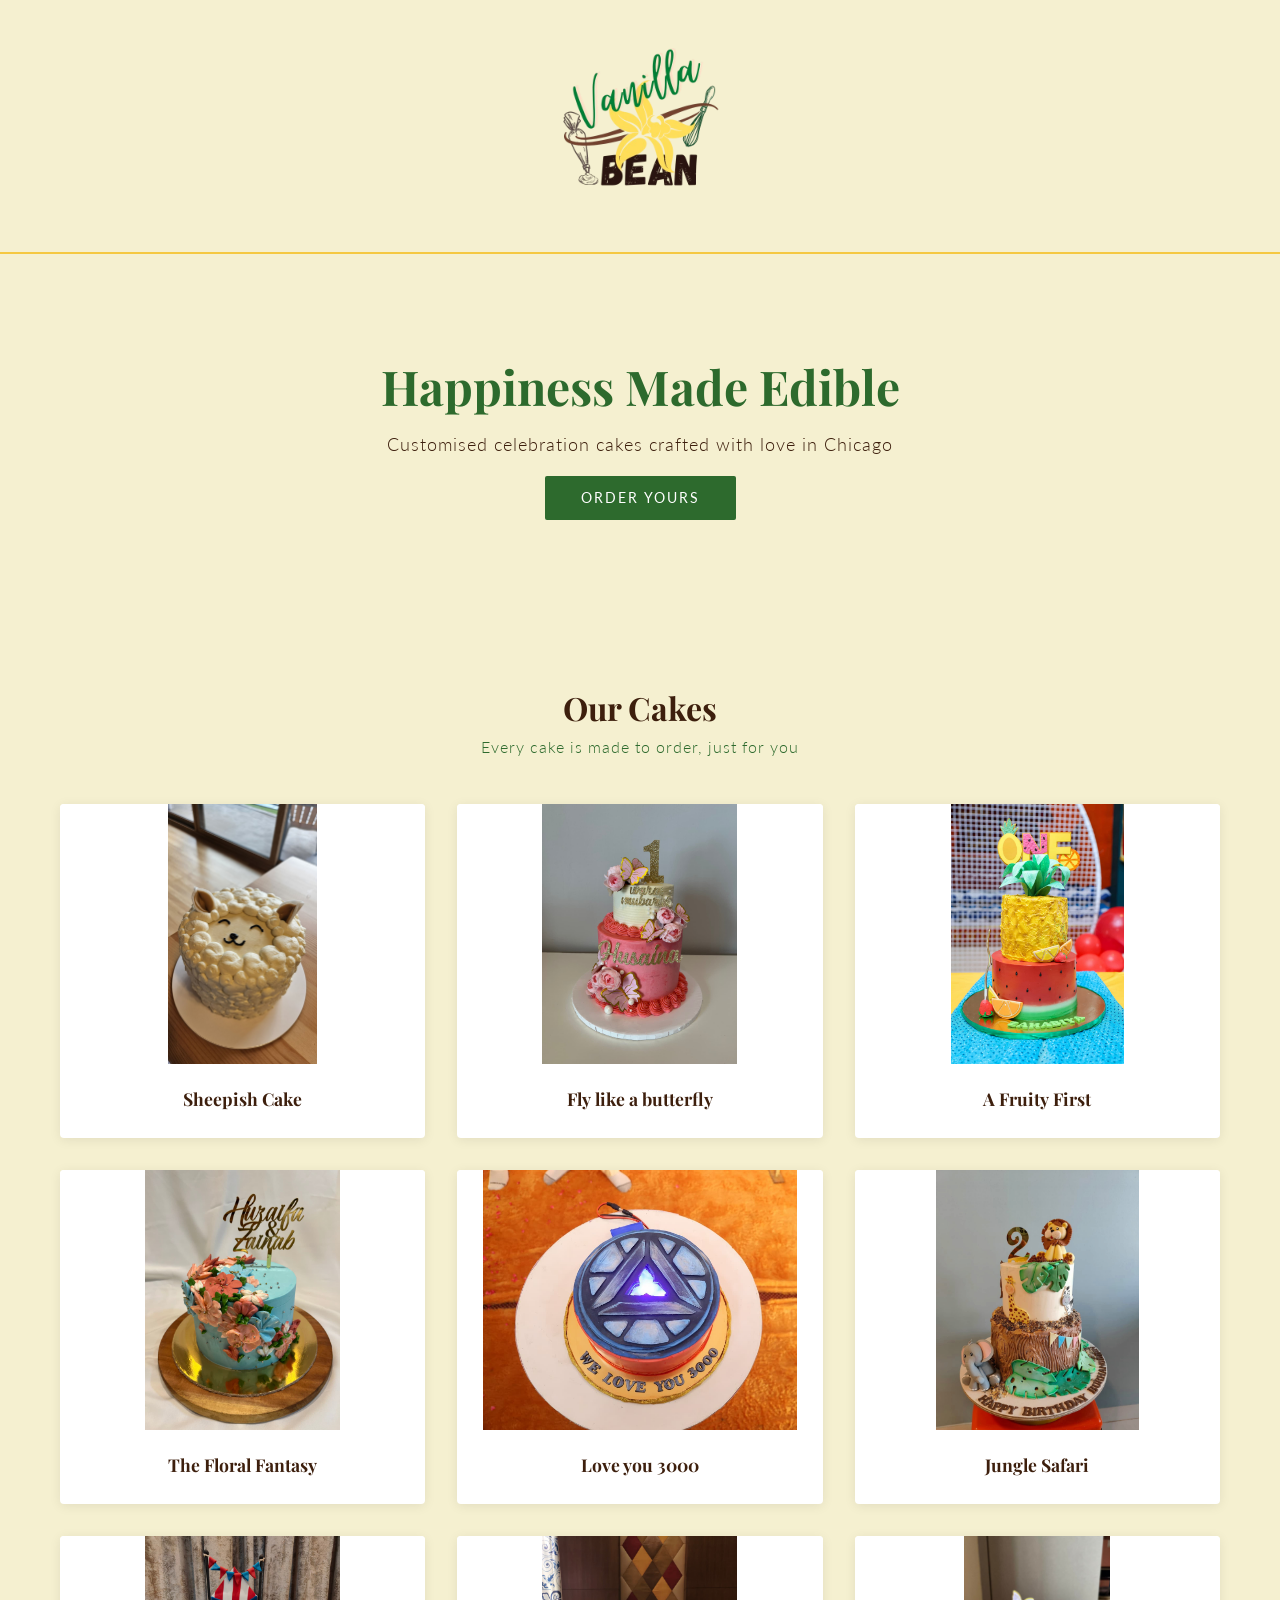
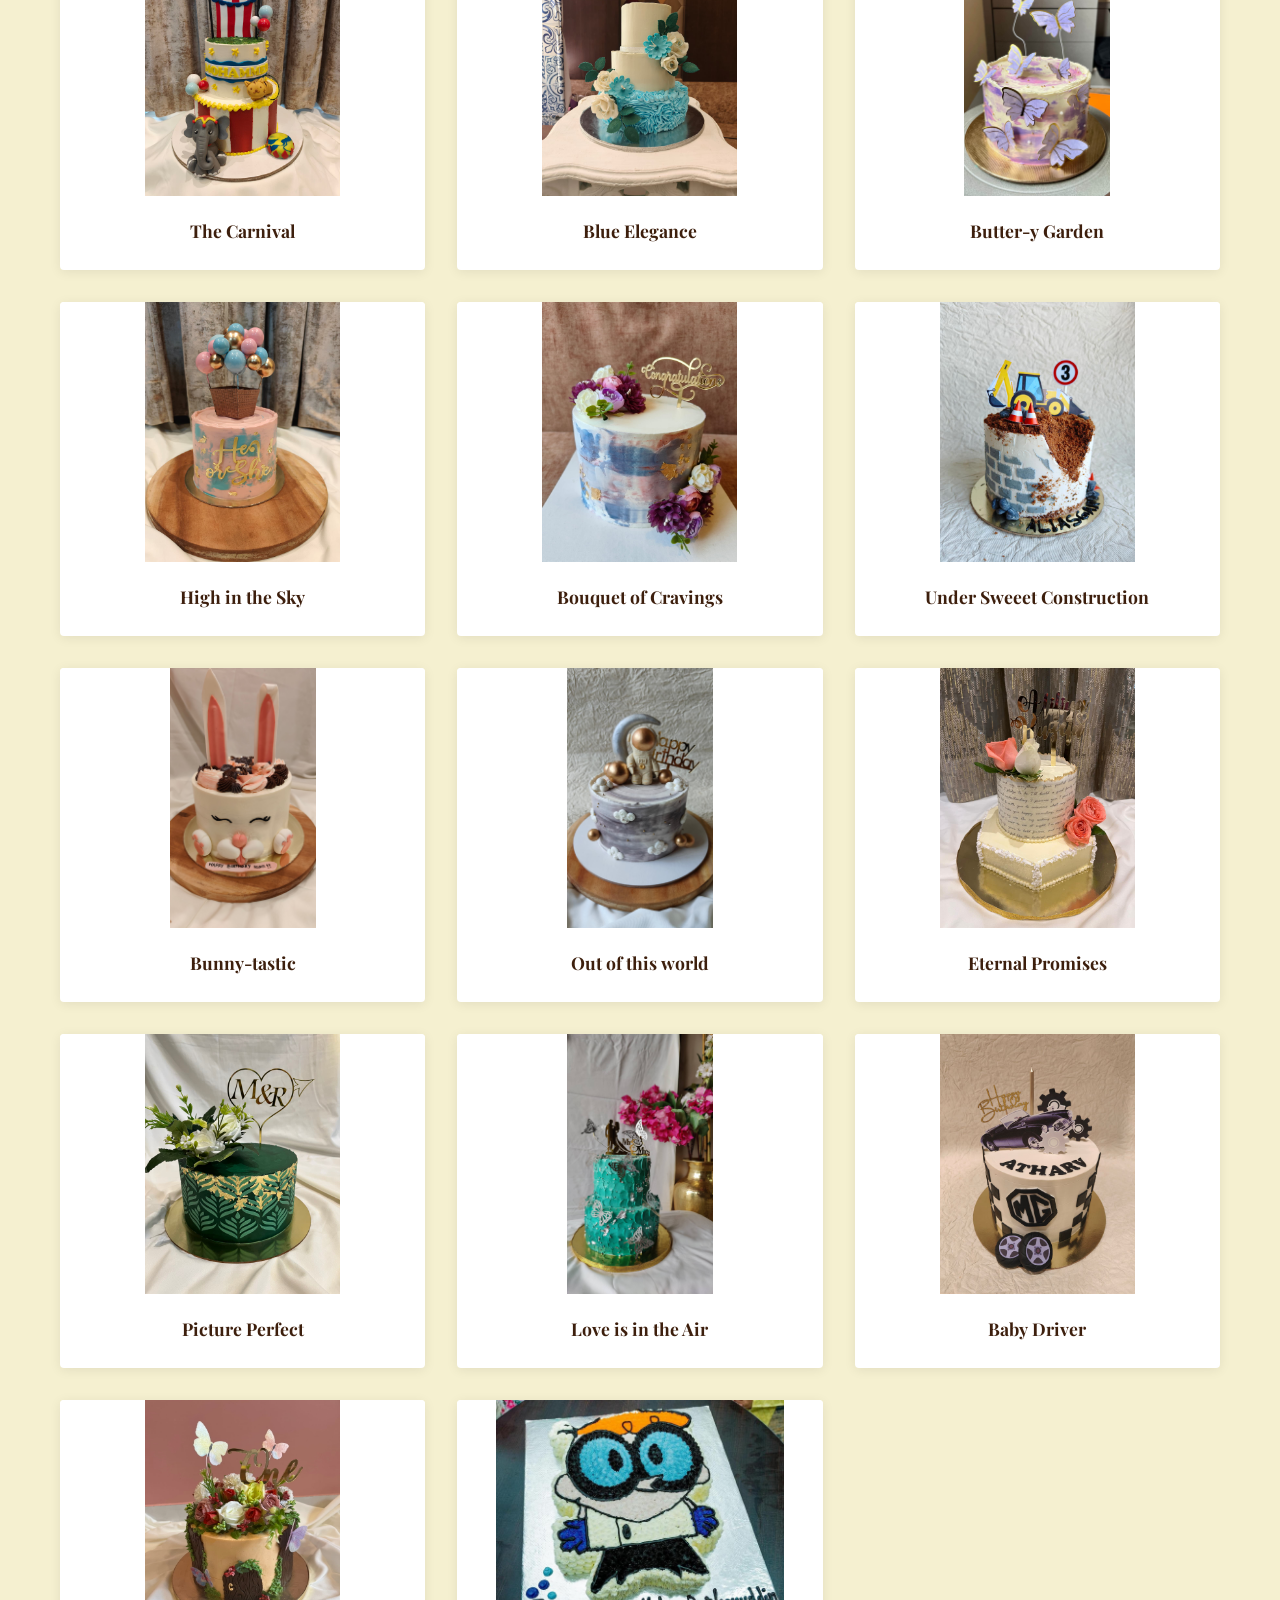
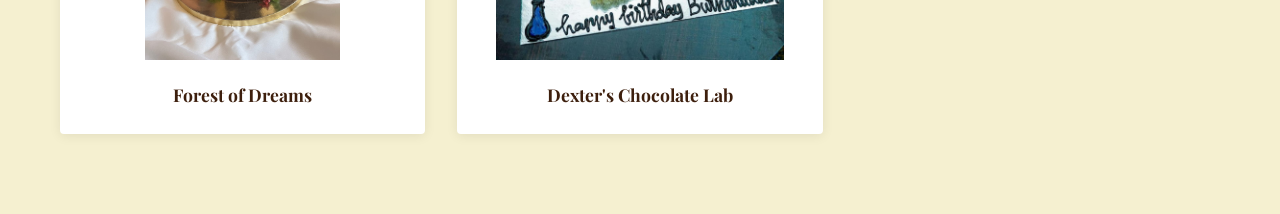
<file: index.html>
<!DOCTYPE html>
<html lang="en">

  <head>
    <meta charset="UTF-8">
    <meta name="viewport" content="width=device-width, initial-scale=1.0">
    <title>Vanilla Bean</title>
    <link rel="stylesheet" href="style.css">
    <link rel="preconnect" href="https://fonts.googleapis.com">
    <link href="https://fonts.googleapis.com/css2?family=Playfair+Display:ital@0;1&family=Lato:wght@300;400&display=swap" rel="stylesheet">
  </head>

  <body>

<nav>
  <a href="index.html" class="nav-logo">
    <img src="images/logo.png" alt="Vanilla Bean">
  </a>
  <ul>
    <li><a href="index.html">Our Cakes</a></li>
    <li><a href="order.html">Place an Order</a></li>    
  </ul>
</nav>

    <section class="hero">
      <h1>Happiness Made Edible</h1>
      <p>Customised celebration cakes crafted with love in Chicago</p>
      <a href="order.html" class="btn">Order Yours</a>
    </section>

    <section class="catalogue">
      <h2>Our Cakes</h2>
      <p class="subtitle">Every cake is made to order, just for you</p>
      <div class="cake-grid" id="cake-grid">
        <!-- Cakes will appear here -->
      </div>
      </section>

    <div id="lightbox" class="lightbox">
      <div class="lightbox-content">

        <div class="lightbox-header">
          <h2 id="lightbox-title"></h2>
          <p id="lightbox-description"></p>
        </div>

        <div class="lightbox-gallery" id="lightbox-gallery"></div>

        <button class="lightbox-close" onclick="closeLightbox()">✕</button>

      </div>
    </div>

    <script src="script.js"></script>

  </body>
</html>
</file>
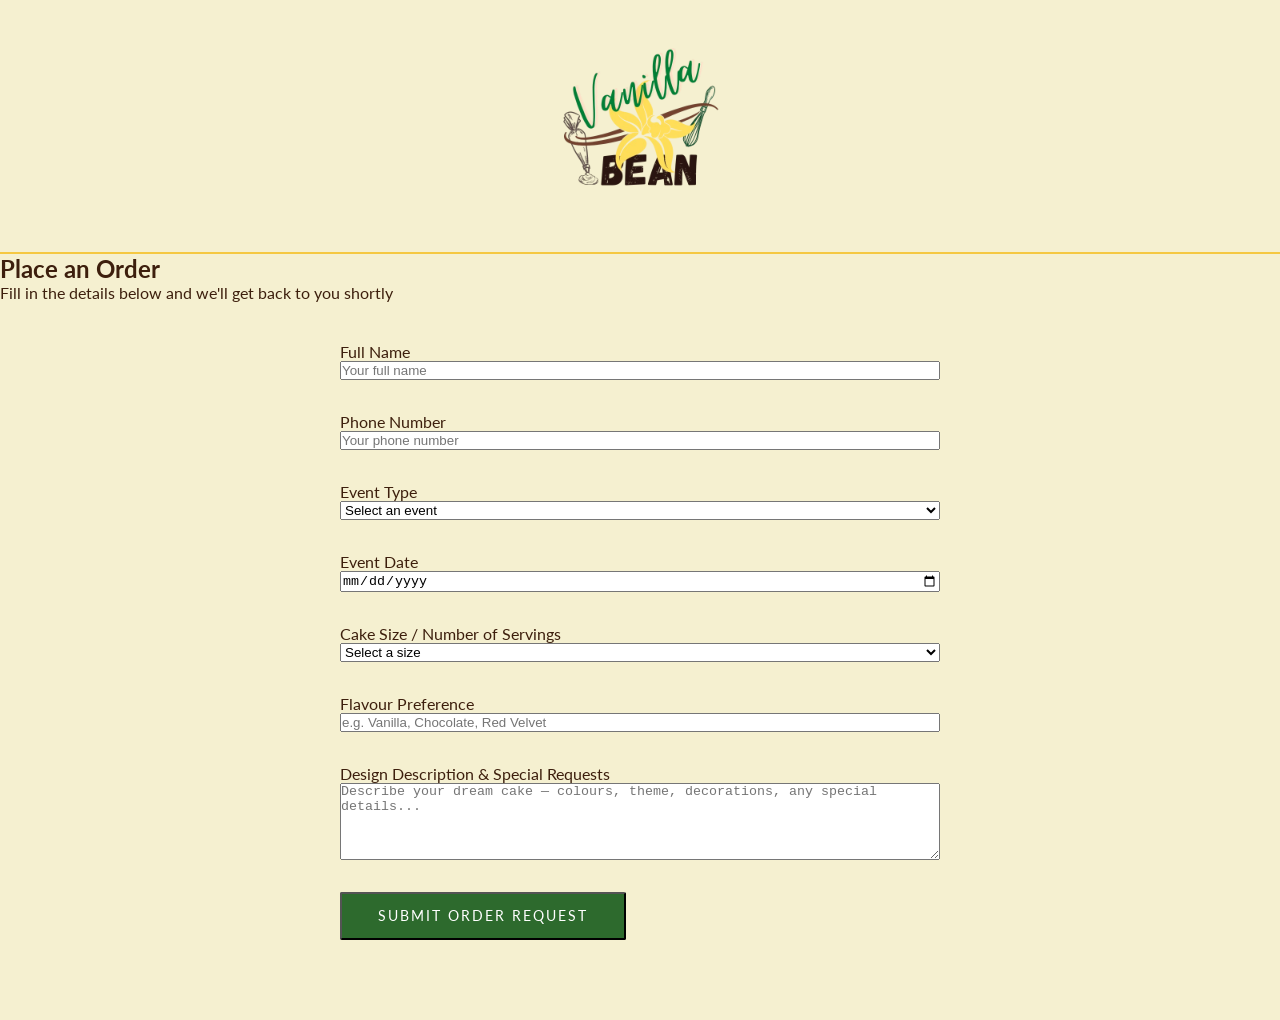
<file: order.html>
<!DOCTYPE html>
<html lang="en">

  <head>
    <meta charset="UTF-8">
    <meta name="viewport" content="width=device-width, initial-scale=1.0">
    <title>Place an Order — Vanilla Bean</title>
    <link rel="stylesheet" href="style.css">
    <link rel="preconnect" href="https://fonts.googleapis.com">
    <link href="https://fonts.googleapis.com/css2?family=Playfair+Display:ital@0;1&family=Lato:wght@300;400&display=swap" rel="stylesheet">
  </head>

  <body>

 <nav>
  <a href="index.html" class="nav-logo">
    <img src="images/logo.png" alt="Vanilla Bean">
  </a>
  <ul>
    <li><a href="index.html">Our Cakes</a></li>
    <li><a href="order.html">Place an Order</a></li>
  </ul>
</nav>

    <section class="order-hero">
      <h1>Place an Order</h1>
      <p>Fill in the details below and we'll get back to you shortly</p>
    </section>

    <section class="order-section">
      <form id="order-form">

        <div class="form-group">
          <label for="name">Full Name</label>
          <input type="text" id="name" placeholder="Your full name" required>
        </div>

        <div class="form-group">
          <label for="phone">Phone Number</label>
          <input type="tel" id="phone" placeholder="Your phone number" required>
        </div>

        <div class="form-group">
          <label for="event-type">Event Type</label>
          <select id="event-type" required>
            <option value="">Select an event</option>
            <option value="Birthday">Birthday</option>
            <option value="Wedding">Wedding</option>
            <option value="Anniversary">Anniversary</option>
            <option value="Baby Shower">Baby Shower</option>
            <option value="Graduation">Graduation</option>
            <option value="Other">Other</option>
          </select>
        </div>

        <div class="form-group">
          <label for="event-date">Event Date</label>
          <input type="date" id="event-date" required>
        </div>

        <div class="form-group">
          <label for="servings">Cake Size / Number of Servings</label>
          <select id="servings" required>
            <option value="">Select a size</option>
            <option value="Small (6-8 servings)">Small (6–8 servings)</option>
            <option value="Medium (10-15 servings)">Medium (10–15 servings)</option>
            <option value="Large (20-30 servings)">Large (20–30 servings)</option>
            <option value="Extra Large (30+ servings)">Extra Large (30+ servings)</option>
          </select>
        </div>

        <div class="form-group">
          <label for="flavour">Flavour Preference</label>
          <input type="text" id="flavour" placeholder="e.g. Vanilla, Chocolate, Red Velvet" required>
        </div>

        <div class="form-group">
          <label for="design">Design Description & Special Requests</label>
          <textarea id="design" rows="5" placeholder="Describe your dream cake — colours, theme, decorations, any special details..."></textarea>
        </div>

        <button type="submit" class="btn">Submit Order Request</button>

      </form>

      <div id="thank-you" class="thank-you-msg" style="display:none;">
        <h2>Thank you! 🎂</h2>
        <p>Your order request has been received. We'll be in touch with you shortly on WhatsApp!</p>
      </div>

    </section>

    <script src="order.js"></script>

  </body>

</html>
</file>
<file: style.css>
/* ── GLOBAL SETTINGS ── */
* {
  margin: 0;
  padding: 0;
  box-sizing: border-box;
}

body {
  background-color: #F5F0D0;
  font-family: 'Lato', sans-serif;
  color: #3D1F0D;
}

/* ── NAVBAR ── */
nav {
  display: flex;
  flex-direction: column;
  align-items: center;
  padding: 24px 60px 16px;
  background-color: #F5F0D0;
  border-bottom: 2px solid #F5C842;
}

.nav-logo {
  display: flex;
  align-items: center;
  text-decoration: none;
  margin-bottom: 12px;
}

.nav-logo img {
  height: 200px;
  width: auto;
}

nav ul {
  list-style: none;
  display: flex;
  gap: 40px;
}

nav ul li a {
  text-decoration: none;
  color: #3D1F0D;
  font-size: 0.95rem;
  letter-spacing: 1px;
  text-transform: uppercase;
}

nav ul li a:hover {
  color: #2D6A2D;
}

/* ── HERO ── */
.hero {
  text-align: center;
  padding: 100px 20px;
  background-color: #F5F0D0;
}

.hero h1 {
  font-family: 'Playfair Display', serif;
  font-size: 3rem;
  color: #2D6A2D;
  margin-bottom: 16px;
}

.hero p {
  font-size: 1.1rem;
  color: #3D1F0D;
  margin-bottom: 32px;
  font-weight: 300;
  letter-spacing: 1px;
}

.btn {
  background-color: #2D6A2D;
  color: #ffffff;
  padding: 14px 36px;
  text-decoration: none;
  font-family: 'Lato', sans-serif;
  letter-spacing: 2px;
  text-transform: uppercase;
  font-size: 0.85rem;
  border-radius: 2px;
}

.btn:hover {
  background-color: #3D1F0D;
}

/* ── CATALOGUE SECTION ── */
.catalogue {
  padding: 80px 60px;
  text-align: center;
}

.catalogue h2 {
  font-family: 'Playfair Display', serif;
  font-size: 2rem;
  color: #3D1F0D;
  margin-bottom: 8px;
}

.subtitle {
  color: #2D6A2D;
  font-weight: 300;
  letter-spacing: 1px;
  margin-bottom: 48px;
}

.cake-grid {
  display: grid;
  grid-template-columns: repeat(3, 1fr);
  gap: 32px;
}

/* ── CAKE CARDS ── */
.cake-card {
  background-color: #ffffff;
  border-radius: 4px;
  overflow: hidden;
  box-shadow: 0 2px 12px rgba(0,0,0,0.08);
}

.cake-card img {
  width: 100%;
  height: 260px;
  object-fit: contain;
  background-color: #ffffff;
}

.cake-info {
  padding: 20px;
  text-align: center;
}

.cake-info h3 {
  font-family: 'Playfair Display', serif;
  font-size: 1.1rem;
  color: #3D1F0D;
  margin-bottom: 8px;
}

.cake-info p {
  font-size: 0.85rem;
  color: #2D6A2D;
  font-weight: 300;
  line-height: 1.6;
}

/* Order form formatting */
.order-section {
  max-width: 640px;
  margin: 0 auto;
  padding: 40px 20px 80px;
}
.form-group {
  display: flex;
  flex-direction: column;
  margin-bottom: 32px;
}
/* ── MOBILE STYLES ── */
/* Everything inside here ONLY applies on screens smaller than 768px */
@media (max-width: 768px) {

  /* Navbar */
  nav {
    padding: 16px 24px;
    flex-wrap: wrap;
    gap: 12px;
  }

  nav ul {
    gap: 20px;
  }

  /* Hero */
  .hero {
    padding: 60px 24px;
  }

  .hero h1 {
    font-size: 2rem;
  }

  .hero p {
    font-size: 0.95rem;
  }

  /* Cake Grid — switch from 3 columns to 1 column */
  .cake-grid {
    grid-template-columns: 1fr;
  }

  /* Catalogue */
  .catalogue {
    padding: 60px 24px;
  }

  /* Order Page */
  .order-hero {
    padding: 40px 24px 20px;
  }

  .order-hero h1 {
    font-size: 1.8rem;
  }

  .order-section {
    padding: 32px 24px 60px;
  }

  /* Make buttons full width on mobile */
  .btn {
    display: block;
    text-align: center;
    width: 100%;
  }

  /* Make form inputs easier to tap */
  .form-group input,
  .form-group select,
  .form-group textarea {
    font-size: 1rem;
    padding: 14px 16px;
  }
}
/* ── LIGHTBOX ── */
.lightbox {
  visibility: hidden;
  position: fixed;
  top: 0;
  left: 0;
  width: 100%;
  height: 100%;
  background-color: rgba(0, 0, 0, 0.85);
  z-index: 1000;
  display: flex;
  justify-content: center;
  align-items: center;
  opacity: 0;
  transition: opacity 0.3s ease, visibility 0.3s ease;
}

.lightbox.active {
  visibility: visible;
  opacity: 1;
}

.lightbox-content {
  background-color: #F5F0D0;
  border-radius: 4px;
  padding: 40px;
  max-width: 90vw;
  width: 900px;
  text-align: center;
  position: relative;
  animation: fadeUp 0.3s ease;
}

@keyframes fadeUp {
  from {
    transform: translateY(20px);
    opacity: 0;
  }
  to {
    transform: translateY(0);
    opacity: 1;
  }
}

.lightbox-header {
  margin-bottom: 24px;
}

.lightbox-header h2 {
  font-family: 'Playfair Display', serif;
  font-size: 1.8rem;
  color: #3D1F0D;
  margin-bottom: 8px;
}

.lightbox-header p {
  color: #2D6A2D;
  font-weight: 300;
  letter-spacing: 1px;
}

.lightbox-gallery {
  display: flex;
  align-items: center;
  justify-content: center;
  gap: 16px;
}

.lightbox-main-img {
  width: 50%;
  height: 340px;
  object-fit: contain;
  border-radius: 2px;
  background-color: #f0ead0;
}

.lightbox-side {
  width: 22%;
  height: 220px;
  object-fit: contain;
  border-radius: 2px;
  opacity: 0.85;
  background-color: #f0ead0;
}

.lightbox-close {
  position: absolute;
  top: 16px;
  right: 20px;
  background: none;
  border: none;
  font-size: 1.4rem;
  color: #3D1F0D;
  cursor: pointer;
  line-height: 1;
}

.lightbox-close:hover {
  color: #2D6A2D;
}

/* Lightbox mobile */
@media (max-width: 768px) {
  .lightbox-content {
    padding: 24px 16px;
  }

  .lightbox-gallery {
    flex-direction: column;
  }

  .lightbox-main-img {
    width: 100%;
    height: 260px;
  }

  .lightbox-side {
    width: 100%;
    height: 180px;
  }

  .lightbox-main-img:only-child {
    width: 100%;
  }

}
/* Hide nav links (temporary test) */
nav ul {
  display: none;
}
</file>
